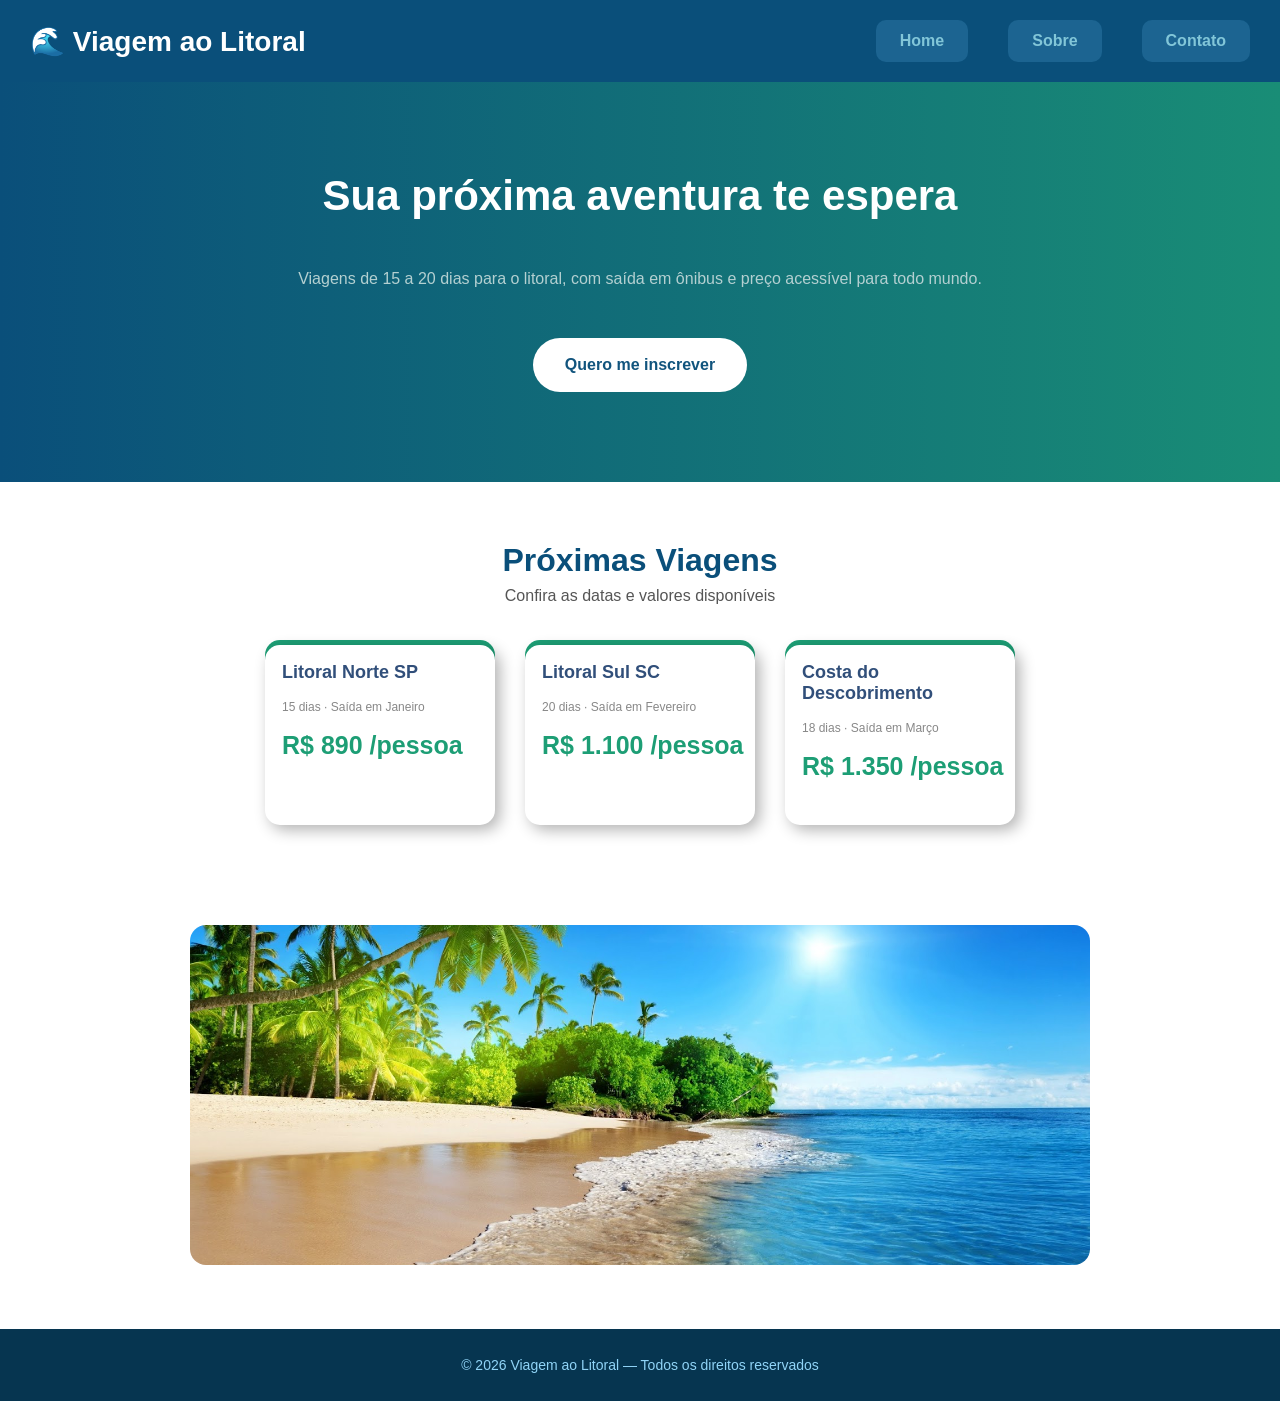
<file: index.html>
<!doctype html>
<html lang="pt-BR">
  <head>
    <meta charset="UTF-8" />
    <meta name="viewport" content="width=device-width, initial-scale=1.0" />
    <title>Viagem ao Litoral</title>
    <link rel="stylesheet" href="css/style.css" />
  </head>
  <body>
    <div class="overlay" id="overlay"></div>
    <header>
      <h1>🌊 Viagem ao Litoral</h1>
      <button
        class="hamburger"
        id="hamburger"
        aria-label="Abrir menu"
        aria-expanded="false"
      >
        <span></span>
        <span></span>
        <span></span>
      </button>
      <nav class="menu" id="menu">
        <a href="index.html">Home</a>
        <a href="sobre.html">Sobre</a>
        <a href="contato.html">Contato</a>
      </nav>
    </header>
    <main>
      <section class="introducao">
        <h2>Sua próxima aventura te espera</h2>
        <p>
          Viagens de 15 a 20 dias para o litoral, com saída em ônibus e preço
          acessível para todo mundo.
        </p>
        <a href="contato.html" class="botao_home">Quero me inscrever</a>
      </section>
      <section class="viagens">
        <h2>Próximas Viagens</h2>
        <p>Confira as datas e valores disponíveis</p>
        <div class="cartoes">
          <div class="cartao">
            <div class="destino">Litoral Norte SP</div>
            <div class="duracao">15 dias · Saída em Janeiro</div>
            <div class="preco">R$ 890 <span>/pessoa</span></div>
          </div>
          <div class="cartao">
            <div class="destino">Litoral Sul SC</div>
            <div class="duracao">20 dias · Saída em Fevereiro</div>
            <div class="preco">R$ 1.100 <span>/pessoa</span></div>
          </div>
          <div class="cartao">
            <div class="destino">Costa do Descobrimento</div>
            <div class="duracao">18 dias · Saída em Março</div>
            <div class="preco">R$ 1.350 <span>/pessoa</span></div>
          </div>
        </div>
      </section>
      <section class="galeria">
        <img src="img/praia.png" alt="Foto da praia" />
      </section>
    </main>
    <footer>
      <p>© 2026 Viagem ao Litoral — Todos os direitos reservados</p>
    </footer>
    <script>
      const hamburger = document.getElementById("hamburger");
      const menu = document.getElementById("menu");
      const overlay = document.getElementById("overlay");

      function abrirMenu() {
        hamburger.classList.add("aberto");
        menu.classList.add("aberto");
        overlay.classList.add("aberto");
        hamburger.setAttribute("aria-expanded", "true");
        document.body.style.overflow = "hidden";
      }

      function fecharMenu() {
        hamburger.classList.remove("aberto");
        menu.classList.remove("aberto");
        overlay.classList.remove("aberto");
        hamburger.setAttribute("aria-expanded", "false");
        document.body.style.overflow = "";
      }

      hamburger.addEventListener("click", function () {
        if (menu.classList.contains("aberto")) {
          fecharMenu();
        } else {
          abrirMenu();
        }
      });

      overlay.addEventListener("click", fecharMenu);

      document.addEventListener("keydown", function (e) {
        if (e.key === "Escape") fecharMenu();
      });
    </script>
  </body>
</html>
</file>
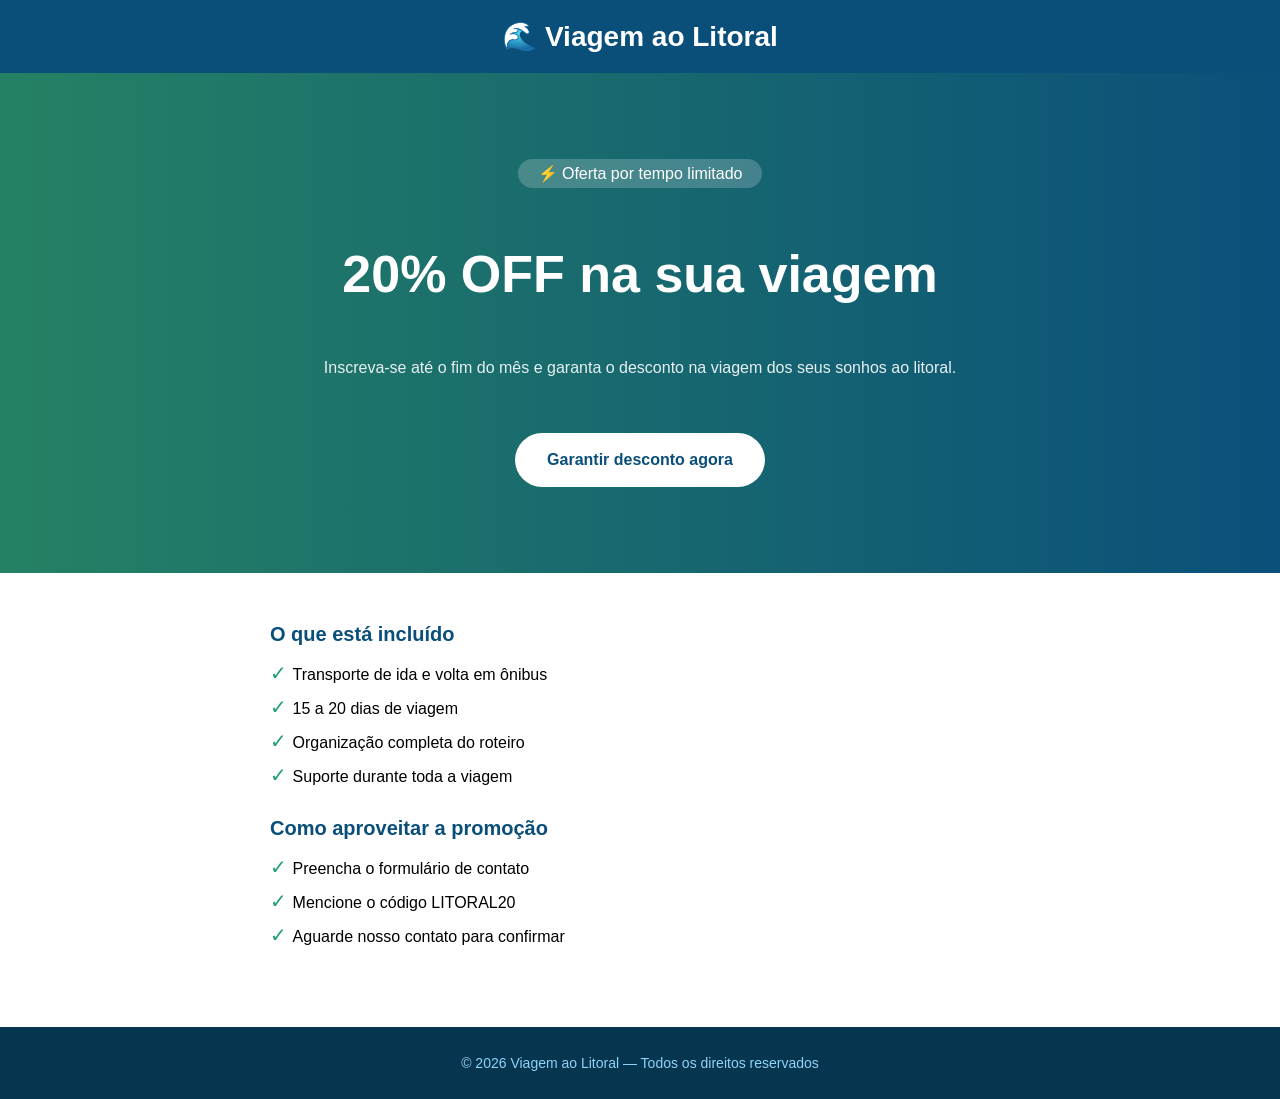
<file: promo/index.html>
<!doctype html>
<html lang="pt-BR">
  <head>
    <meta charset="UTF-8" />
    <meta name="viewport" content="width=device-width, initial-scale=1.0" />
    <title>Promoção — Viagem ao Litoral</title>
    <link rel="stylesheet" href="../css/style.css" />
  </head>
  <body>
    <header class="header-promo">
      <h1>🌊 Viagem ao Litoral</h1>
    </header>
    <main>
      <section class="desconto">
        <div class="tag">⚡ Oferta por tempo limitado</div>
        <h2>20% OFF na sua viagem</h2>
        <p>
          Inscreva-se até o fim do mês e garanta o desconto na viagem dos seus
          sonhos ao litoral.
        </p>
        <a href="../contato.html" class="botao_promo"
          >Garantir desconto agora</a
        >
      </section>
      <section class="desconto-detalhes">
        <h3>O que está incluído</h3>
        <ul>
          <li>Transporte de ida e volta em ônibus</li>
          <li>15 a 20 dias de viagem</li>
          <li>Organização completa do roteiro</li>
          <li>Suporte durante toda a viagem</li>
        </ul>

        <h3>Como aproveitar a promoção</h3>
        <ul>
          <li>Preencha o formulário de contato</li>
          <li>Mencione o código LITORAL20</li>
          <li>Aguarde nosso contato para confirmar</li>
        </ul>
      </section>
    </main>
    <footer>
      <p>© 2026 Viagem ao Litoral — Todos os direitos reservados</p>
    </footer>
  </body>
</html>
</file>
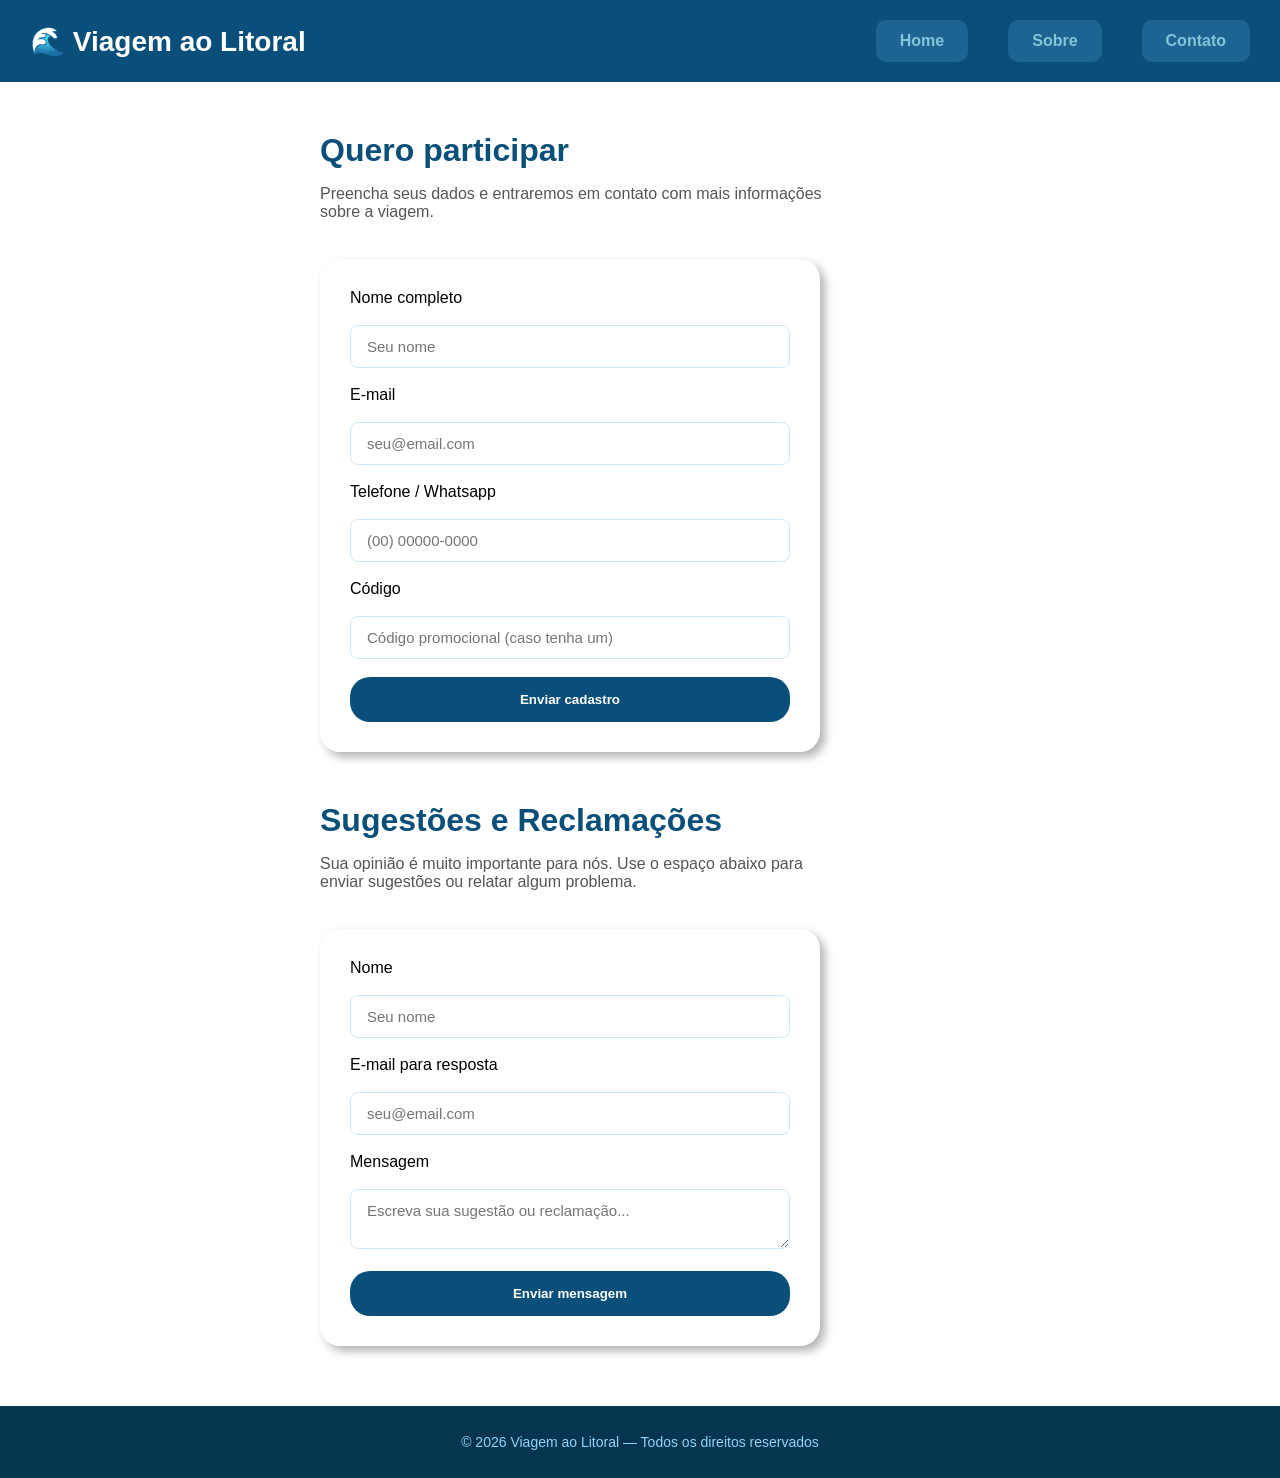
<file: contato.html>
<!doctype html>
<html lang="pt-BR">
  <head>
    <meta charset="UTF-8" />
    <meta name="viewport" content="width=device-width, initial-scale=1.0" />
    <title>Contato — Viagem ao Litoral</title>
    <link rel="stylesheet" href="css/style.css" />
    <script>
      function mascaraTelefone(campo) {
        let valor = campo.value.replace(/\D/g, "");
        valor = valor.replace(/^(\d{2})(\d)/g, "($1) $2");
        valor = valor.replace(/(\d{5})(\d)/, "$1-$2");
        campo.value = valor;
      }
    </script>
  </head>
  <body>
    <div class="overlay" id="overlay"></div>
    <header>
      <h1>🌊 Viagem ao Litoral</h1>
      <button
        class="hamburger"
        id="hamburger"
        aria-label="Abrir menu"
        aria-expanded="false"
      >
        <span></span>
        <span></span>
        <span></span>
      </button>
      <nav class="menu" id="menu">
        <a href="index.html">Home</a>
        <a href="sobre.html">Sobre</a>
        <a href="contato.html">Contato</a>
      </nav>
    </header>
    <main>
      <section class="cadastro">
        <h2>Quero participar</h2>
        <p>
          Preencha seus dados e entraremos em contato com mais informações
          <br />
          sobre a viagem.
        </p>
        <br />
        <form action="" class="formulario">
          <label for="nome">Nome completo</label>
          <br /><br />
          <input
            type="text"
            name="nome"
            id="nome"
            placeholder="Seu nome"
            required
          />
          <br /><br />
          <label for="email">E-mail</label>
          <br /><br />
          <input
            type="email"
            name="email"
            id="email"
            placeholder="seu@email.com"
            required
          />
          <br /><br />
          <label for="telefone">Telefone / Whatsapp</label>
          <br /><br />
          <input
            type="tel"
            name="telefone"
            id="telefone"
            placeholder="(00) 00000-0000"
            oninput="mascaraTelefone(this)"
            maxlength="15"
            required
          />
          <br /><br />
          <label for="codigo">Código</label>
          <br /><br />
          <input
            type="text"
            name="codigo"
            id="codigo"
            placeholder="Código promocional (caso tenha um)"
          />
          <br /><br />
          <button type="submit">Enviar cadastro</button>
        </form>
      </section>
      <section class="sugestoes">
        <h2>Sugestões e Reclamações</h2>
        <p>
          Sua opinião é muito importante para nós. Use o espaço abaixo para
          <br />
          enviar sugestões ou relatar algum problema.
        </p>
        <br />
        <form action="" method="post" class="formulario">
          <label for="nome2">Nome</label>
          <br /><br />
          <input
            type="text"
            name="nome2"
            id="nome2"
            placeholder="Seu nome"
            required
          />
          <br /><br />
          <label for="email2">E-mail para resposta</label>
          <br /><br />
          <input
            type="email"
            name="email2"
            id="email2"
            placeholder="seu@email.com"
            required
          />
          <br /><br />
          <label for="mensagem">Mensagem</label>
          <br /><br />
          <textarea
            name="mensagem"
            id="mensagem"
            placeholder="Escreva sua sugestão ou reclamação..."
            required
          ></textarea>
          <br /><br />
          <button type="submit">Enviar mensagem</button>
        </form>
      </section>
    </main>
    <footer>
      <p>© 2026 Viagem ao Litoral — Todos os direitos reservados</p>
    </footer>
    <script>
      const hamburger = document.getElementById("hamburger");
      const menu = document.getElementById("menu");
      const overlay = document.getElementById("overlay");

      function abrirMenu() {
        hamburger.classList.add("aberto");
        menu.classList.add("aberto");
        overlay.classList.add("aberto");
        hamburger.setAttribute("aria-expanded", "true");
        document.body.style.overflow = "hidden";
      }

      function fecharMenu() {
        hamburger.classList.remove("aberto");
        menu.classList.remove("aberto");
        overlay.classList.remove("aberto");
        hamburger.setAttribute("aria-expanded", "false");
        document.body.style.overflow = "";
      }

      hamburger.addEventListener("click", function () {
        if (menu.classList.contains("aberto")) {
          fecharMenu();
        } else {
          abrirMenu();
        }
      });

      overlay.addEventListener("click", fecharMenu);

      document.addEventListener("keydown", function (e) {
        if (e.key === "Escape") fecharMenu();
      });
    </script>
  </body>
</html>
</file>
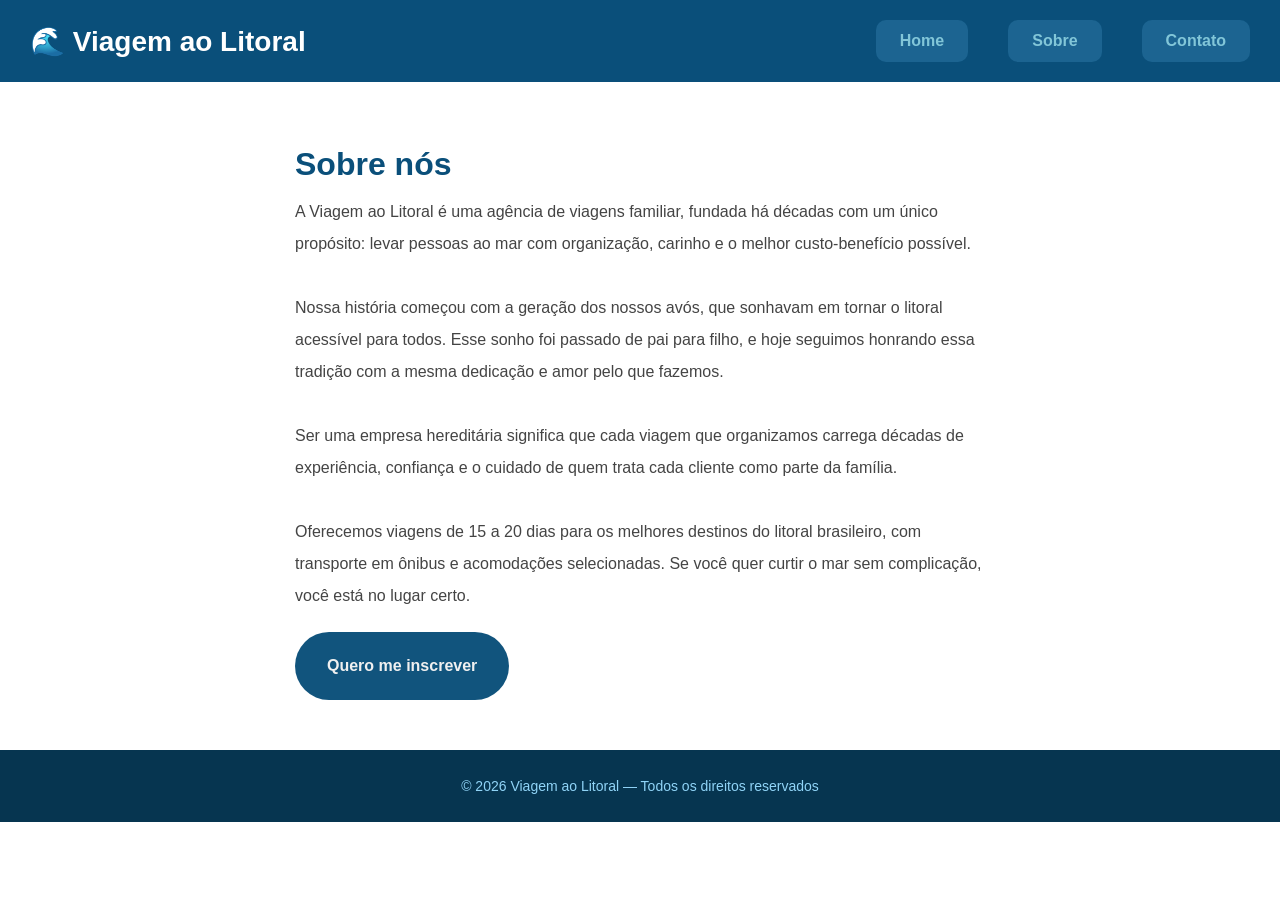
<file: sobre.html>
<!doctype html>
<html lang="pt-BR">
  <head>
    <meta charset="UTF-8" />
    <meta name="viewport" content="width=device-width, initial-scale=1.0" />
    <title>Sobre — Viagem ao Litoral</title>
    <link rel="stylesheet" href="css/style.css" />
  </head>
  <body>
    <div class="overlay" id="overlay"></div>
    <header>
      <h1>🌊 Viagem ao Litoral</h1>
      <button
        class="hamburger"
        id="hamburger"
        aria-label="Abrir menu"
        aria-expanded="false"
      >
        <span></span>
        <span></span>
        <span></span>
      </button>
      <nav class="menu" id="menu">
        <a href="index.html">Home</a>
        <a href="sobre.html">Sobre</a>
        <a href="contato.html">Contato</a>
      </nav>
    </header>
    <main>
      <section class="sobre">
        <h2>Sobre nós</h2>
        <p>
          A Viagem ao Litoral é uma agência de viagens familiar, fundada há
          décadas com um único propósito: levar pessoas ao mar com organização,
          carinho e o melhor custo-benefício possível.
        </p>
        <br />
        <p>
          Nossa história começou com a geração dos nossos avós, que sonhavam em
          tornar o litoral acessível para todos. Esse sonho foi passado de pai
          para filho, e hoje seguimos honrando essa tradição com a mesma
          dedicação e amor pelo que fazemos.
        </p>
        <br />
        <p>
          Ser uma empresa hereditária significa que cada viagem que organizamos
          carrega décadas de experiência, confiança e o cuidado de quem trata
          cada cliente como parte da família.
        </p>
        <br />
        <p>
          Oferecemos viagens de 15 a 20 dias para os melhores destinos do
          litoral brasileiro, com transporte em ônibus e acomodações
          selecionadas. Se você quer curtir o mar sem complicação, você está no
          lugar certo.
        </p>
        <a href="contato.html" class="botao_sobre">Quero me inscrever</a>
      </section>
    </main>
    <footer>
      <p>© 2026 Viagem ao Litoral — Todos os direitos reservados</p>
    </footer>
    <script>
      const hamburger = document.getElementById("hamburger");
      const menu = document.getElementById("menu");
      const overlay = document.getElementById("overlay");

      function abrirMenu() {
        hamburger.classList.add("aberto");
        menu.classList.add("aberto");
        overlay.classList.add("aberto");
        hamburger.setAttribute("aria-expanded", "true");
        document.body.style.overflow = "hidden";
      }

      function fecharMenu() {
        hamburger.classList.remove("aberto");
        menu.classList.remove("aberto");
        overlay.classList.remove("aberto");
        hamburger.setAttribute("aria-expanded", "false");
        document.body.style.overflow = "";
      }

      hamburger.addEventListener("click", function () {
        if (menu.classList.contains("aberto")) {
          fecharMenu();
        } else {
          abrirMenu();
        }
      });

      overlay.addEventListener("click", fecharMenu);

      document.addEventListener("keydown", function (e) {
        if (e.key === "Escape") fecharMenu();
      });
    </script>
  </body>
</html>
</file>
<file: css/style.css>
/* ============================================================
   RESET GLOBAL
   Aplicado em todas as páginas
   ============================================================ */
* {
    box-sizing: border-box;
    font-family: Arial, Helvetica, sans-serif;
    margin: 0;
    padding: 0;
}

body {
    background-color: white;
}


/* ============================================================
   HEADER — Cabeçalho fixo no topo
   Aplicado em: index.html | sobre.html | contato.html | promo/index.html
   ============================================================ */
header {
    display: flex;
    background-color: #0A4F7A;
    padding: 20px 30px;
    position: sticky;
    top: 0;
    left: 0;
    width: 100%;
    align-items: center;
    justify-content: space-between;
    z-index: 160;
}

header h1 {
    color: white;
    font-size: clamp(18px, 4vw, 28px);
}

/* Header da landing page de promoção — sem nav, sem sticky */
.header-promo {
    position: static;
    justify-content: center;
}


/* ============================================================
   NAVEGAÇÃO — Menu de links no header
   Aplicado em: index.html | sobre.html | contato.html | promo/index.html
   ============================================================ */
.menu {
    display: flex;
    gap: 40px;
}

.menu a {
    text-decoration: none;
    color: #82C6D8;
    font-weight: bold;
    background-color: #1c6491;
    padding: 12px 24px;
    border-radius: 10px;
    transition: background 0.3s, transform 0.3s;
    -webkit-tap-highlight-color: transparent;
    touch-action: manipulation;
    cursor: pointer;
}

.menu a:hover {
    background: rgba(255, 255, 255, 0.15);
    transform: translateY(-2px);
}

.menu a:active {
    transform: translateY(0px) scale(0.95);
    background: rgba(255, 255, 255, 0.25);
}


/* ============================================================
   HAMBURGER — Botão de menu mobile
   Aplicado em: index.html | sobre.html | contato.html | promo/index.html
   (visível apenas em telas <= 768px via @media)
   ============================================================ */
.hamburger {
    display: none;
    flex-direction: column;
    justify-content: center;
    align-items: center;
    width: 44px;
    height: 44px;
    background: none;
    border: none;
    cursor: pointer;
    padding: 6px;
    gap: 6px;
    -webkit-tap-highlight-color: transparent;
    touch-action: manipulation;
    z-index: 200;
}

.hamburger span {
    display: block;
    width: 26px;
    height: 3px;
    background-color: white;
    border-radius: 3px;
    transition: transform 0.35s ease, opacity 0.25s ease, width 0.3s ease;
    transform-origin: center;
}

/* Animação das 3 barras ao abrir o menu */
.hamburger.aberto span:nth-child(1) {
    transform: translateY(9px) rotate(45deg);
}

.hamburger.aberto span:nth-child(2) {
    opacity: 0;
    width: 0;
}

.hamburger.aberto span:nth-child(3) {
    transform: translateY(-9px) rotate(-45deg);
}


/* ============================================================
   SEÇÃO: .introducao — Banner principal com CTA
   Aplicado em: index.html
   ============================================================ */
.introducao {
    display: flex;
    align-items: center;
    flex-direction: column;
    text-align: center;
    justify-content: space-evenly;
    background: linear-gradient(to right, #0A4F7A, #198D76);
    height: 400px;
    padding: 40px 20px;
}

.introducao h2 {
    font-size: clamp(24px, 5vw, 42px);
    color: white;
}

.introducao p {
    color: #B4D0D1;
    font-size: clamp(14px, 2.5vw, 16px);
    padding: 0 10px;
}

/* Botão "Quero me inscrever" da home */
.botao_home {
    display: inline-block;
    text-decoration: none;
    border-radius: 35px;
    background-color: #ffffff;
    color: #11547D;
    font-weight: bold;
    padding: 18px 32px;
    cursor: pointer;
    transition: transform 0.3s ease, box-shadow 0.3s ease;
    -webkit-tap-highlight-color: transparent;
    touch-action: manipulation;
}

.botao_home:hover {
    transform: scale(1.1);
    box-shadow: 5px 5px 15px rgba(0, 0, 0, 0.3);
}

.botao_home:active {
    transform: scale(0.95);
    box-shadow: 2px 2px 8px rgba(0, 0, 0, 0.2);
}


/* ============================================================
   SEÇÃO: .viagens — Lista de próximas viagens
   Aplicado em: index.html
   ============================================================ */
.viagens {
    display: flex;
    flex-direction: column;
    text-align: center;
    padding: 60px 30px;
}

.viagens h2 {
    font-size: clamp(22px, 4vw, 32px);
    color: #0A4F7A;
}

.viagens > p {
    margin-top: 8px;
    color: #555;
}

/* Grid de cartões de viagem */
.cartoes {
    display: flex;
    justify-content: center;
    align-items: center;
    flex-wrap: wrap;
    padding: 40px 20px;
    gap: 30px;
}

.cartao {
    height: 180px;
    width: 230px;
    border-radius: 15px;
    box-shadow: 5px 5px 15px rgba(0, 0, 0, 0.3),
        0 -5px 0 #1D9E75;
    flex-shrink: 0;
}

.cartao .destino {
    color: #314F7A;
    font-weight: bold;
    font-size: 18px;
    padding: 17px 0px 0px 17px;
    text-align: left;
}

.cartao .duracao {
    font-size: 12px;
    color: #888888;
    text-align: left;
    padding: 17px 0px 0px 17px;
}

.cartao .preco {
    color: #1D9E75;
    font-size: 25px;
    font-weight: bold;
    padding: 17px 0px 0px 17px;
    text-align: left;
}


/* ============================================================
   SEÇÃO: .galeria — Foto da praia
   Aplicado em: index.html
   ============================================================ */
.galeria {
    padding: 0 30px 60px;
    text-align: center;
}

.galeria img {
    width: 100%;
    max-width: 900px;
    height: 340px;
    object-fit: cover;
    border-radius: 16px;
}


/* ============================================================
   FOOTER — Rodapé com copyright
   Aplicado em: index.html | sobre.html | contato.html | promo/index.html
   ============================================================ */
footer {
    background-color: #063550;
    color: #90d4f7;
    text-align: center;
    padding: 28px;
    font-size: 14px;
}


/* ============================================================
   SEÇÃO: .sobre — Texto institucional da empresa
   Aplicado em: sobre.html
   ============================================================ */
.sobre {
    line-height: 2.0;
    margin: 0 auto;
    padding: 50px 30px;
    max-width: 750px;
    min-height: auto;
}

.sobre h2 {
    color: #0A4F7A;
    text-align: left;
    font-size: clamp(22px, 4vw, 32px);
}

.sobre p {
    color: #444444;
}

/* Botão "Quero me inscrever" da página Sobre */
.botao_sobre {
    display: inline-block;
    text-decoration: none;
    border-radius: 40px;
    background-color: #11547D;
    color: #F0F0F0;
    font-weight: bold;
    padding: 18px 32px;
    margin-top: 20px;
    cursor: pointer;
    transition: transform 0.3s ease, box-shadow 0.3s ease;
    -webkit-tap-highlight-color: transparent;
    touch-action: manipulation;
}

.botao_sobre:hover {
    transform: scale(1.1);
    box-shadow: 5px 5px 15px rgba(0, 0, 0, 0.3);
}

.botao_sobre:active {
    transform: scale(0.95);
    box-shadow: 2px 2px 8px rgba(0, 0, 0, 0.2);
}


/* ============================================================
   SEÇÃO: .cadastro — Formulário de inscrição
   Aplicado em: contato.html
   ============================================================ */
.cadastro {
    margin: 0 auto;
    max-width: 700px;
    padding: 50px 30px;

    /* Centralização vertical do conteúdo da seção */
    display: flex;
    flex-direction: column;
    justify-content: center;
}

.cadastro h2 {
    color: #0A4F7A;
    font-size: clamp(22px, 4vw, 32px);
}

.cadastro p {
    color: #555555;
    /* Espaçamento entre o h2 e o parágrafo */
    margin-top: 16px;
}


/* ============================================================
   FORMULÁRIO — Estilo compartilhado dos dois forms
   Aplicado em: contato.html (.cadastro e .sugestoes)
   ============================================================ */
.formulario {
    background-color: #FFFFFF;
    padding: 30px;
    width: 100%;
    max-width: 500px;
    border-radius: 20px;
    box-shadow: 5px 5px 10px rgba(0, 0, 0, 0.3);
    margin-top: 20px;
}

.formulario input {
    padding: 12px 16px;
    border: 1.5px solid #d0e8f5;
    border-radius: 8px;
    font-size: 15px;
    width: 100%;
}

.formulario button {
    border: none;
    width: 100%;
    color: white;
    background-color: #0A4F7A;
    font-weight: bold;
    padding: 15px;
    border-radius: 20px;
    transition: background-color 0.3s ease, transform 0.2s ease;
    cursor: pointer;
    -webkit-tap-highlight-color: transparent;
    touch-action: manipulation;
}

.formulario button:hover {
    background-color: #198D76;
}

.formulario button:active {
    transform: scale(0.95);
    background-color: #137a63;
}


/* ============================================================
   SEÇÃO: .sugestoes — Formulário de sugestões e reclamações
   Aplicado em: contato.html
   ============================================================ */
.sugestoes {
    margin: 0 auto;
    max-width: 700px;
    padding: 0 30px 60px;

    /* Centralização vertical do conteúdo da seção */
    display: flex;
    flex-direction: column;
    justify-content: center;
}

.sugestoes h2 {
    color: #0A4F7A;
    font-size: clamp(22px, 4vw, 32px);
}

.sugestoes p {
    color: #555555;
    /* Espaçamento entre o h2 e o parágrafo */
    margin-top: 16px;
}

.sugestoes textarea {
    padding: 12px 16px;
    border: 1.5px solid #d0e8f5;
    border-radius: 8px;
    font-size: 15px;
    width: 100%;
}


/* ============================================================
   SEÇÃO: .desconto — Banner principal da promoção
   Aplicado em: promo/index.html
   ============================================================ */
.desconto {
    display: flex;
    flex-direction: column;
    justify-content: center;
    align-items: center;
    justify-content: space-evenly;
    background: linear-gradient(to right, #258164, #0A507A);
    width: 100%;
    min-height: 500px;
    padding: 50px 20px;
    text-align: center;
    gap: 20px;
}

/* Tag de oferta limitada */
.tag {
    display: inline;
    background: rgba(255, 255, 255, 0.2);
    color: white;
    padding: 5px 20px;
    border-radius: 20px;
}

.desconto h2 {
    color: white;
    font-size: clamp(28px, 6vw, 52px);
}

.desconto p {
    color: #E7F0F1;
    font-size: clamp(14px, 2.5vw, 16px);
}

/* Botão "Garantir desconto agora" da promo */
.botao_promo {
    text-decoration: none;
    display: inline-block;
    background-color: white;
    border: none;
    color: #0A4F7A;
    font-weight: bold;
    padding: 18px 32px;
    border-radius: 35px;
    cursor: pointer;
    transition: transform 0.3s ease, box-shadow 0.3s ease;
    -webkit-tap-highlight-color: transparent;
    touch-action: manipulation;
}

.botao_promo:hover {
    transform: scale(1.1);
    box-shadow: 5px 5px 15px rgba(0, 0, 0, 0.3);
}

.botao_promo:active {
    transform: scale(0.95);
    box-shadow: 2px 2px 8px rgba(0, 0, 0, 0.2);
}


/* ============================================================
   SEÇÃO: .desconto-detalhes — Lista de itens incluídos na promoção
   Aplicado em: promo/index.html
   ============================================================ */
.desconto-detalhes {
    padding: 50px 30px;
    max-width: 800px;
    margin: 0 auto;
}

.desconto-detalhes h3 {
    font-size: 20px;
    color: #0a4f7a;
    margin-bottom: 15px;
}

.desconto-detalhes ul {
    list-style: none;
    display: flex;
    flex-direction: column;
    gap: 10px;
    margin-bottom: 30px;
}

.desconto-detalhes ul li::before {
    content: "✓ ";
    font-size: 20px;
    color: #1d9e75;
}


/* ============================================================
   MEDIA QUERY — Telas até 768px (mobile)
   Ajustes para: index.html | sobre.html | contato.html | promo/index.html
   ============================================================ */
@media (max-width: 768px) {

    /* Exibe o botão hamburger e oculta o menu horizontal */
    .hamburger {
        display: flex;
    }

    /* Menu lateral deslizante (drawer) */
    .menu {
        position: fixed;
        top: 0;
        right: 0;
        width: 70%;
        max-width: 300px;
        height: 100vh;
        background-color: #0A4F7A;
        flex-direction: column;
        align-items: flex-start;
        justify-content: flex-start;
        padding: 90px 30px 40px;
        gap: 16px;
        transform: translateX(100%);
        transition: transform 0.35s cubic-bezier(0.4, 0, 0.2, 1);
        z-index: 150;
        box-shadow: -4px 0 20px rgba(0, 0, 0, 0.3);
    }

    .menu.aberto {
        transform: translateX(0);
    }

    .menu a {
        width: 100%;
        font-size: 16px;
        padding: 14px 20px;
    }

    /* Overlay escuro ao abrir o menu mobile */
    .overlay {
        position: fixed;
        inset: 0;
        background: rgba(0, 0, 0, 0.45);
        z-index: 140;
        opacity: 0;
        visibility: hidden;
        pointer-events: none;
        transition: opacity 0.35s ease, visibility 0.35s ease;
    }

    .overlay.aberto {
        opacity: 1;
        visibility: visible;
        pointer-events: auto;
    }

    /* index.html — .introducao */
    .introducao {
        height: auto;
        min-height: 350px;
        padding: 50px 20px;
    }

    /* index.html — .viagens */
    .viagens {
        padding: 40px 16px;
    }

    /* index.html — .cartoes */
    .cartoes {
        flex-direction: column;
        padding: 20px 16px;
        align-items: center;
    }

    .cartao {
        width: 100%;
        max-width: 320px;
        height: auto;
        padding-bottom: 20px;
    }

    /* index.html — .galeria */
    .galeria {
        padding: 0 16px 40px;
    }

    .galeria img {
        height: 220px;
    }

    /* sobre.html — .sobre */
    .sobre {
        padding: 40px 20px;
    }

    /* contato.html — .cadastro */
    .cadastro {
        padding: 40px 20px;
    }

    /* contato.html — .formulario */
    .formulario {
        max-width: 100%;
    }

    /* contato.html — .sugestoes */
    .sugestoes {
        padding: 0 20px 50px;
    }

    /* promo/index.html — .desconto */
    .desconto {
        min-height: 420px;
        padding: 50px 20px;
    }

    /* promo/index.html — .desconto-detalhes */
    .desconto-detalhes {
        padding: 40px 20px;
    }
}


/* ============================================================
   MEDIA QUERY — Telas até 400px (telas muito pequenas)
   Ajustes para: index.html | sobre.html | contato.html | promo/index.html
   ============================================================ */
@media (max-width: 400px) {
    header {
        padding: 16px 20px;
    }

    header h1 {
        font-size: 16px;
    }
}
</file>
